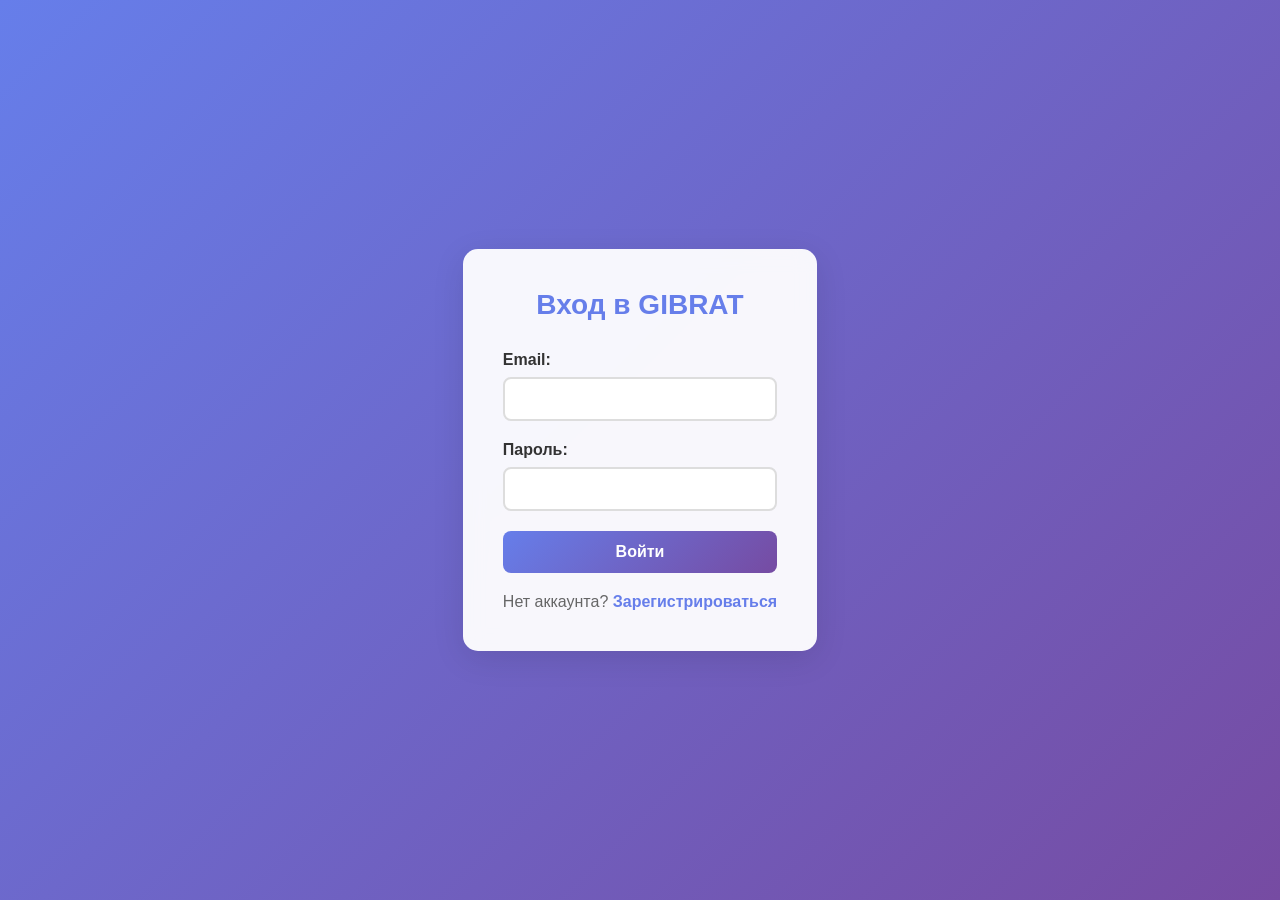
<file: index.html>
<!DOCTYPE html>
<html lang="ru">
<head>
    <meta charset="UTF-8">
    <meta name="viewport" content="width=device-width, initial-scale=1.0">
    <title>GIBRAT - Образовательная платформа</title>
    <link rel="stylesheet" href="index.css">
</head>
<body>
    <div class="container">
        <header class="header">
            <h1 class="logo">GIBRAT</h1>
            <nav class="nav-tabs">
                <button class="tab-btn active" onclick="switchTab('profile')">Профиль</button>
                <button class="tab-btn" onclick="switchTab('courses')">Курсы</button>
                <button class="tab-btn" onclick="switchTab('lessons')">Уроки</button>
                <button class="tab-btn" onclick="switchTab('rating')">Рейтинг</button>
                <button class="tab-btn" onclick="switchTab('chat')">Чат</button>
                <button class="tab-btn logout" onclick="logout()">Выход</button>
            </nav>
        </header>

        <main class="content">
            <section id="profile" class="tab-content active"></section>
            <section id="courses" class="tab-content"></section>
            <section id="lessons" class="tab-content"></section>
            <section id="rating" class="tab-content"></section>
            <section id="chat" class="tab-content"></section>
        </main>
    </div>

    <script src="index.js"></script>
</body>
</html>
</file>
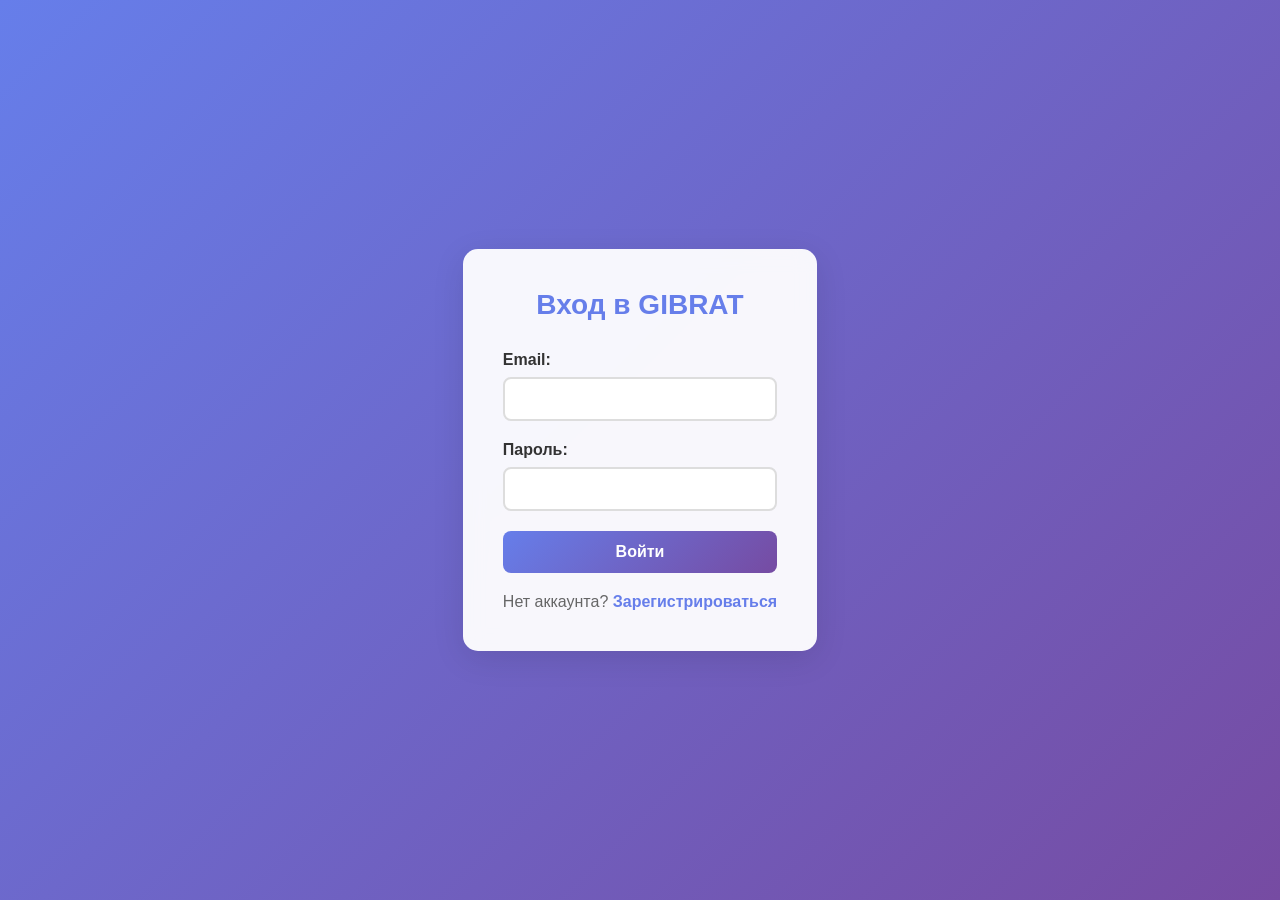
<file: login.html>
<!DOCTYPE html>
<html lang="ru">
<head>
    <meta charset="UTF-8">
    <meta name="viewport" content="width=device-width, initial-scale=1.0">
    <title>Вход - GIBRAT</title>
    <link rel="stylesheet" href="login.css">
</head>
<body>
    <div class="container">
        <div class="login-box">
            <h1>Вход в GIBRAT</h1>
            <form id="login-form">
                <div class="form-group">
                    <label for="email">Email:</label>
                    <input type="email" id="email" name="email" required>
                </div>
                <div class="form-group">
                    <label for="password">Пароль:</label>
                    <input type="password" id="password" name="password" required>
                </div>
                <button type="submit" class="btn-login">Войти</button>
            </form>
            <p class="signup-link">Нет аккаунта? <a href="register.html">Зарегистрироваться</a></p>
        </div>
    </div>

    <script src="login.js"></script>
</body>
</html>
</file>
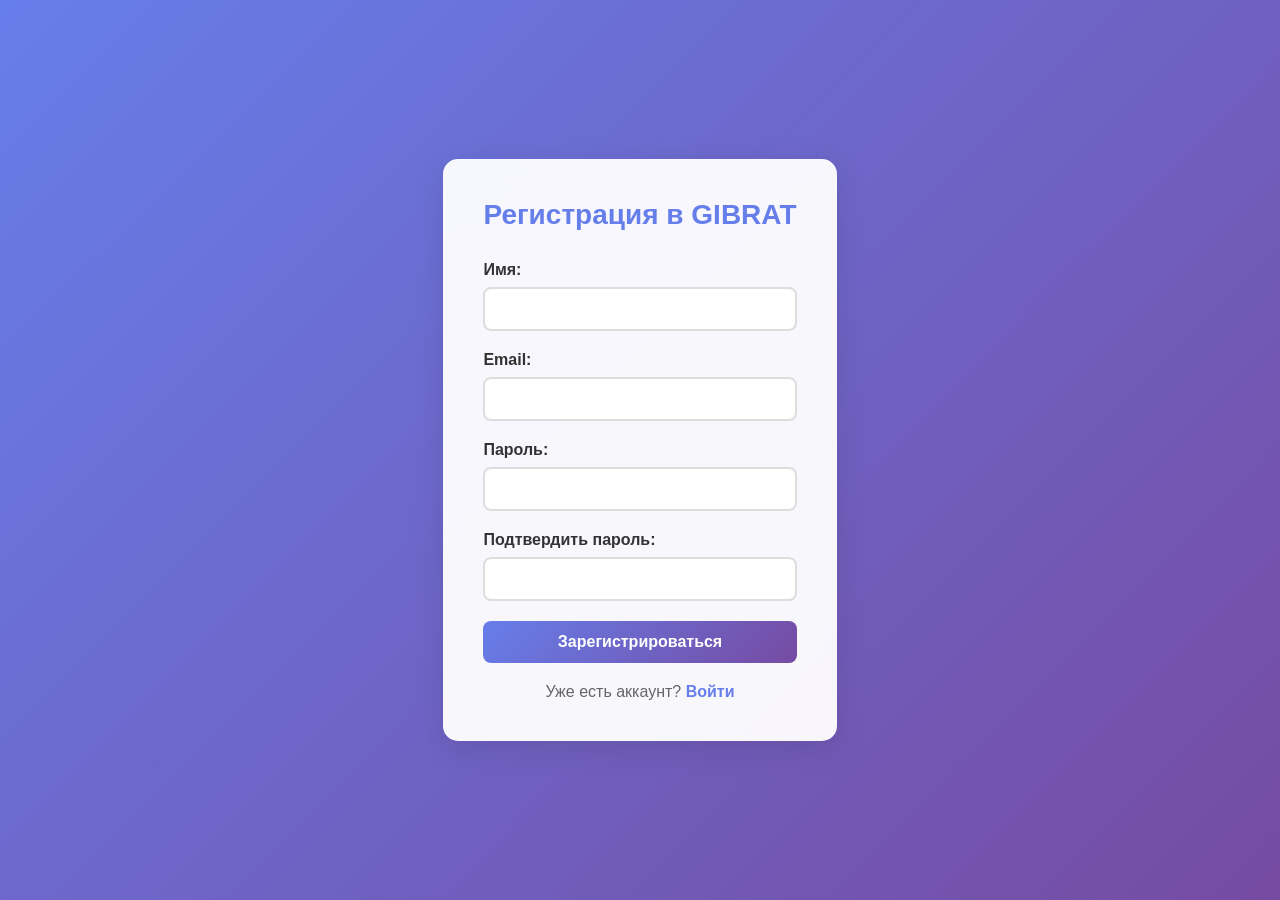
<file: register.html>
<!DOCTYPE html>
<html lang="ru">
<head>
    <meta charset="UTF-8">
    <meta name="viewport" content="width=device-width, initial-scale=1.0">
    <title>Регистрация - GIBRAT</title>
    <link rel="stylesheet" href="register.css">
</head>
<body>
    <div class="container">
        <div class="register-box">
            <h1>Регистрация в GIBRAT</h1>
            <form id="register-form">
                <div class="form-group">
                    <label for="name">Имя:</label>
                    <input type="text" id="name" name="name" required>
                </div>
                <div class="form-group">
                    <label for="email">Email:</label>
                    <input type="email" id="email" name="email" required>
                </div>
                <div class="form-group">
                    <label for="password">Пароль:</label>
                    <input type="password" id="password" name="password" required>
                </div>
                <div class="form-group">
                    <label for="confirm-password">Подтвердить пароль:</label>
                    <input type="password" id="confirm-password" name="confirm-password" required>
                </div>
                <button type="submit" class="btn-register">Зарегистрироваться</button>
            </form>
            <p class="login-link">Уже есть аккаунт? <a href="login.html">Войти</a></p>
        </div>
    </div>

    <script src="register.js"></script>
</body>
</html>
</file>
<file: index.css>
* {
    margin: 0;
    padding: 0;
    box-sizing: border-box;
}

body {
    font-family: 'Segoe UI', Tahoma, Geneva, Verdana, sans-serif;
    background: linear-gradient(135deg, #667eea 0%, #764ba2 100%);
    min-height: 100vh;
    color: #333;
}

.container {
    max-width: 1200px;
    margin: 0 auto;
    padding: 20px;
}

.header {
    background: rgba(255, 255, 255, 0.95);
    padding: 20px;
    border-radius: 15px;
    margin-bottom: 30px;
    box-shadow: 0 8px 32px rgba(0, 0, 0, 0.1);
    backdrop-filter: blur(10px);
}

.logo {
    font-size: 32px;
    font-weight: bold;
    color: #667eea;
    margin-bottom: 20px;
}

.nav-tabs {
    display: flex;
    gap: 10px;
    flex-wrap: wrap;
}

.tab-btn {
    padding: 10px 20px;
    border: none;
    border-radius: 8px;
    background: linear-gradient(135deg, rgba(102, 126, 234, 0.2), rgba(118, 75, 162, 0.2));
    color: #667eea;
    font-weight: 600;
    cursor: pointer;
    transition: all 0.3s ease;
}

.tab-btn:hover {
    background: linear-gradient(135deg, #667eea, #764ba2);
    color: white;
    transform: translateY(-2px);
    box-shadow: 0 5px 15px rgba(102, 126, 234, 0.4);
}

.tab-btn.active {
    background: linear-gradient(135deg, #667eea, #764ba2);
    color: white;
    box-shadow: 0 5px 15px rgba(102, 126, 234, 0.4);
}

.tab-btn.logout {
    margin-left: auto;
    background: linear-gradient(135deg, rgba(255, 107, 107, 0.2), rgba(255, 75, 75, 0.2));
    color: #ff6b6b;
}

.tab-btn.logout:hover {
    background: linear-gradient(135deg, #ff6b6b, #ff4b4b);
    color: white;
}

.content {
    background: rgba(255, 255, 255, 0.95);
    border-radius: 15px;
    padding: 40px;
    box-shadow: 0 8px 32px rgba(0, 0, 0, 0.1);
    backdrop-filter: blur(10px);
    min-height: 600px;
}

.tab-content {
    display: none;
}

.tab-content.active {
    display: block;
    animation: fadeIn 0.3s ease;
}

@keyframes fadeIn {
    from {
        opacity: 0;
        transform: translateY(10px);
    }
    to {
        opacity: 1;
        transform: translateY(0);
    }
}
</file>
<file: login.css>
* {
    margin: 0;
    padding: 0;
    box-sizing: border-box;
}

body {
    font-family: 'Segoe UI', Tahoma, Geneva, Verdana, sans-serif;
    background: linear-gradient(135deg, #667eea 0%, #764ba2 100%);
    display: flex;
    justify-content: center;
    align-items: center;
    min-height: 100vh;
}

.container {
    padding: 20px;
}

.login-box {
    background: rgba(255, 255, 255, 0.95);
    padding: 40px;
    border-radius: 15px;
    box-shadow: 0 8px 32px rgba(0, 0, 0, 0.1);
    backdrop-filter: blur(10px);
    width: 100%;
    max-width: 400px;
}

.login-box h1 {
    text-align: center;
    color: #667eea;
    margin-bottom: 30px;
    font-size: 28px;
}

.form-group {
    margin-bottom: 20px;
}

.form-group label {
    display: block;
    margin-bottom: 8px;
    color: #333;
    font-weight: 600;
}

.form-group input {
    width: 100%;
    padding: 12px;
    border: 2px solid #ddd;
    border-radius: 8px;
    font-size: 14px;
    transition: border-color 0.3s;
}

.form-group input:focus {
    outline: none;
    border-color: #667eea;
}

.btn-login {
    width: 100%;
    padding: 12px;
    background: linear-gradient(135deg, #667eea, #764ba2);
    color: white;
    border: none;
    border-radius: 8px;
    font-weight: 600;
    cursor: pointer;
    transition: all 0.3s;
    font-size: 16px;
}

.btn-login:hover {
    transform: translateY(-2px);
    box-shadow: 0 5px 15px rgba(102, 126, 234, 0.4);
}

.signup-link {
    text-align: center;
    margin-top: 20px;
    color: #666;
}

.signup-link a {
    color: #667eea;
    text-decoration: none;
    font-weight: 600;
}

.signup-link a:hover {
    text-decoration: underline;
}
</file>
<file: register.css>
* {
    margin: 0;
    padding: 0;
    box-sizing: border-box;
}

body {
    font-family: 'Segoe UI', Tahoma, Geneva, Verdana, sans-serif;
    background: linear-gradient(135deg, #667eea 0%, #764ba2 100%);
    display: flex;
    justify-content: center;
    align-items: center;
    min-height: 100vh;
}

.container {
    padding: 20px;
}

.register-box {
    background: rgba(255, 255, 255, 0.95);
    padding: 40px;
    border-radius: 15px;
    box-shadow: 0 8px 32px rgba(0, 0, 0, 0.1);
    backdrop-filter: blur(10px);
    width: 100%;
    max-width: 400px;
}

.register-box h1 {
    text-align: center;
    color: #667eea;
    margin-bottom: 30px;
    font-size: 28px;
}

.form-group {
    margin-bottom: 20px;
}

.form-group label {
    display: block;
    margin-bottom: 8px;
    color: #333;
    font-weight: 600;
}

.form-group input {
    width: 100%;
    padding: 12px;
    border: 2px solid #ddd;
    border-radius: 8px;
    font-size: 14px;
    transition: border-color 0.3s;
}

.form-group input:focus {
    outline: none;
    border-color: #667eea;
}

.btn-register {
    width: 100%;
    padding: 12px;
    background: linear-gradient(135deg, #667eea, #764ba2);
    color: white;
    border: none;
    border-radius: 8px;
    font-weight: 600;
    cursor: pointer;
    transition: all 0.3s;
    font-size: 16px;
}

.btn-register:hover {
    transform: translateY(-2px);
    box-shadow: 0 5px 15px rgba(102, 126, 234, 0.4);
}

.login-link {
    text-align: center;
    margin-top: 20px;
    color: #666;
}

.login-link a {
    color: #667eea;
    text-decoration: none;
    font-weight: 600;
}

.login-link a:hover {
    text-decoration: underline;
}
</file>
